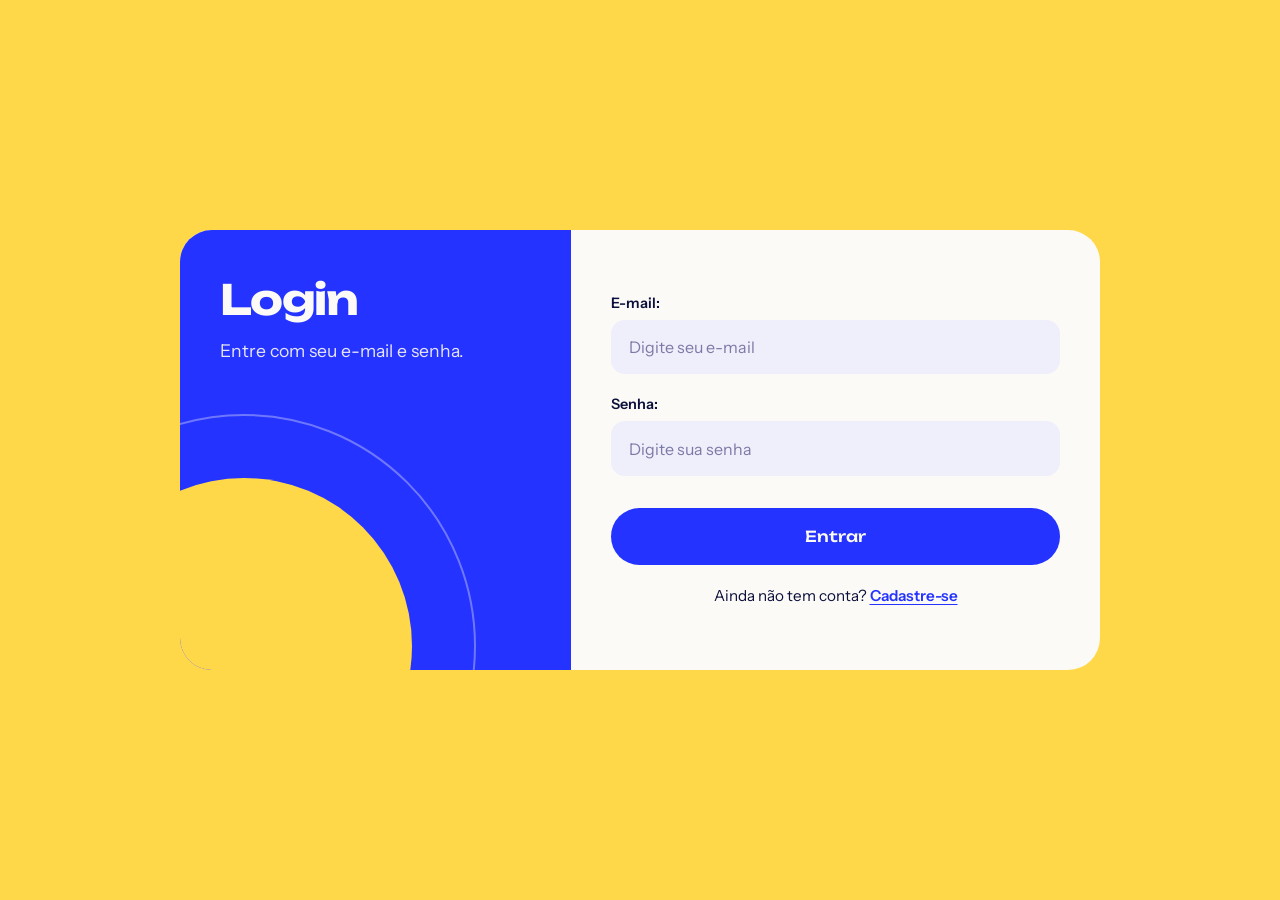
<file: index.html>
<!DOCTYPE html>
<html lang="pt-BR">
<head>
    <meta charset="UTF-8">
    <meta name="viewport" content="width=device-width, initial-scale=1.0">
    <title>Login</title>
    <link rel="stylesheet" href="login.css">
</head>
<body>
    <div class="container-login">
        <div class="titulo-login">
            <h1>Login</h1>
            <p>Entre com seu e-mail e senha.</p>
        </div>
        <form class="formLogin">
            <div class="formEmail">
                <label for="email">E-mail:</label>
                <input type="email" id="email" name="email" placeholder="Digite seu e-mail" autocomplete="email" required>
            </div>
            <div class="formSenha">
                <label for="senha">Senha:</label>
                <input type="password" id="senha" name="senha" placeholder="Digite sua senha" autocomplete="current-password" required>
            </div>
            <div class="campo-botao">
                <button type="submit">Entrar</button>
            </div>
            <p class="link-cadastro">Ainda não tem conta? <a href="cadastro.html">Cadastre-se</a></p>
        </form>
    </div>
</body>
<script type="module" src="main.js"></script>
</html>
</file>
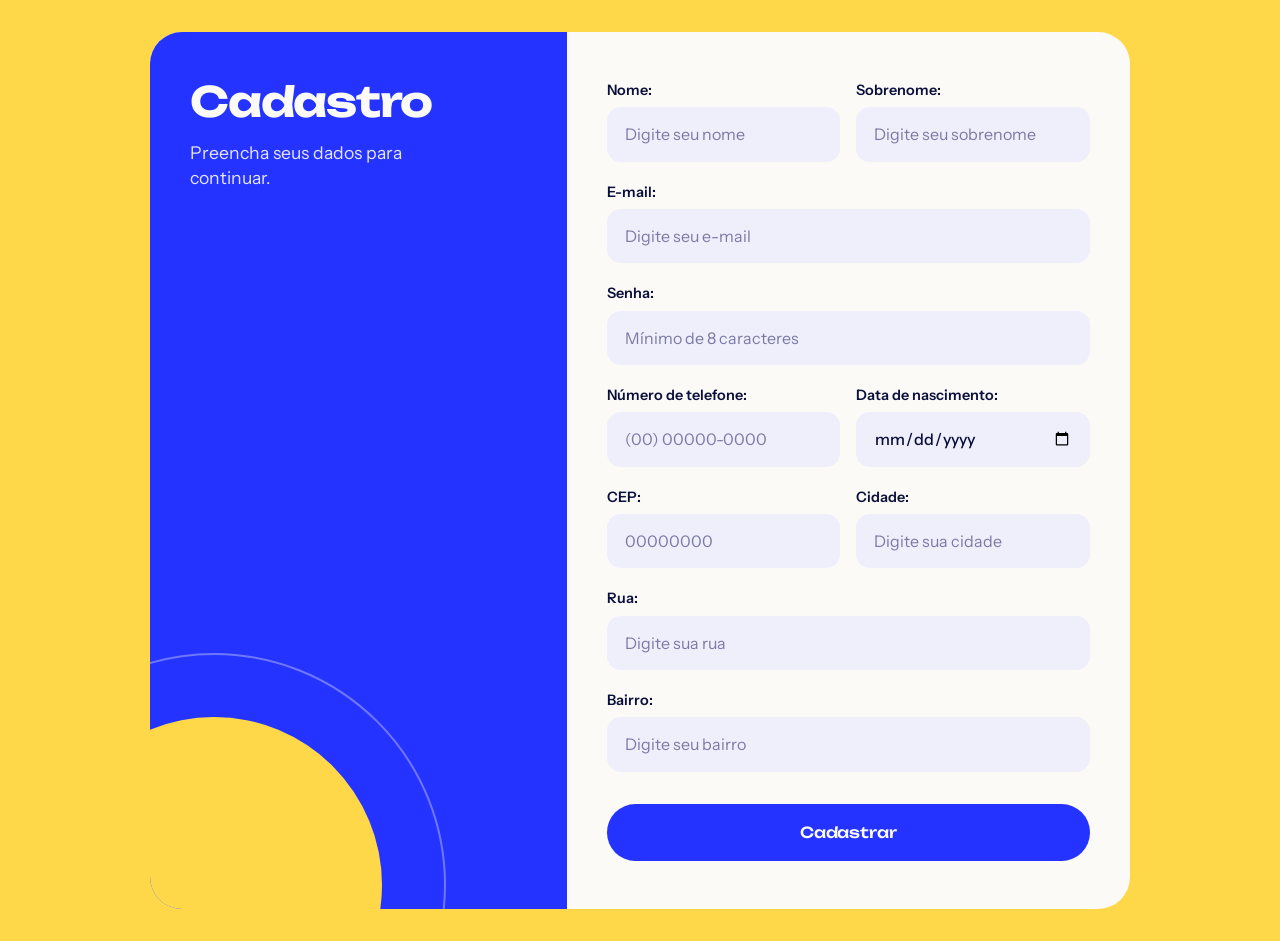
<file: cadastro.html>
<!DOCTYPE html>
<html lang="pt-BR">
<head>
    <meta charset="UTF-8">
    <meta name="viewport" content="width=device-width, initial-scale=1.0">
    <title>Cadastro</title>
    <link rel="stylesheet" href="style.css">
</head>
<body>
    <div class="container-cadastro">
        <div class="titulo-cadastro">
            <h1>Cadastro</h1>
            <p>Preencha seus dados para continuar.</p>
        </div>
        <form class="formCadastro">
            <div class="campo-nome">
                <label for="nome">Nome:</label>
                <input type="text" id="nome" name="nome" placeholder="Digite seu nome" required>
            </div>
            <div class="formSobrenome">
                <label for="sobrenome">Sobrenome:</label>
                <input type="text" id="sobrenome" name="sobrenome" placeholder="Digite seu sobrenome" required>
            </div>
            <div class="formEmail">
                <label for="email">E-mail:</label>
                <input type="email" id="email" name="email" placeholder="Digite seu e-mail" required>
            </div>
            <div class="formSenha">
                <label for="senha">Senha:</label>
                <input type="password" id="senha" name="senha" placeholder="Mínimo de 8 caracteres" minlength="8" autocomplete="new-password" required>
            </div>
            <div class="formTelefone">
                <label for="telefone">Número de telefone:</label>
                <input type="tel" id="telefone" name="telefone" placeholder="(00) 00000-0000" required>
            </div>
            <div class="formNascimento">
                <label for="data-nascimento">Data de nascimento:</label>
                <input type="date" id="data-nascimento" name="data-nascimento" required>
            </div>
            <div class="formCep">
                <label for="cep">CEP:</label>
                <input type="text" id="cep" name="cep" placeholder="00000000" maxlength="8" required>
            </div>
            <div class="formCidade">
                <label for="cidade">Cidade:</label>
                <input type="text" id="cidade" name="cidade" placeholder="Digite sua cidade" required>
            </div>
            <div class="formRua">
                <label for="rua">Rua:</label>
                <input type="text" id="rua" name="rua" placeholder="Digite sua rua" required>
            </div>
            <div class="formBairro">
                <label for="bairro">Bairro:</label>
                <input type="text" id="bairro" name="bairro" placeholder="Digite seu bairro" required>
            </div>
            <div class="campo-botao">
                <button type="submit">Cadastrar</button>
            </div>
        </form>
    </div>
</body>
<script src="main.js" type="module"></script>
</html>
</file>
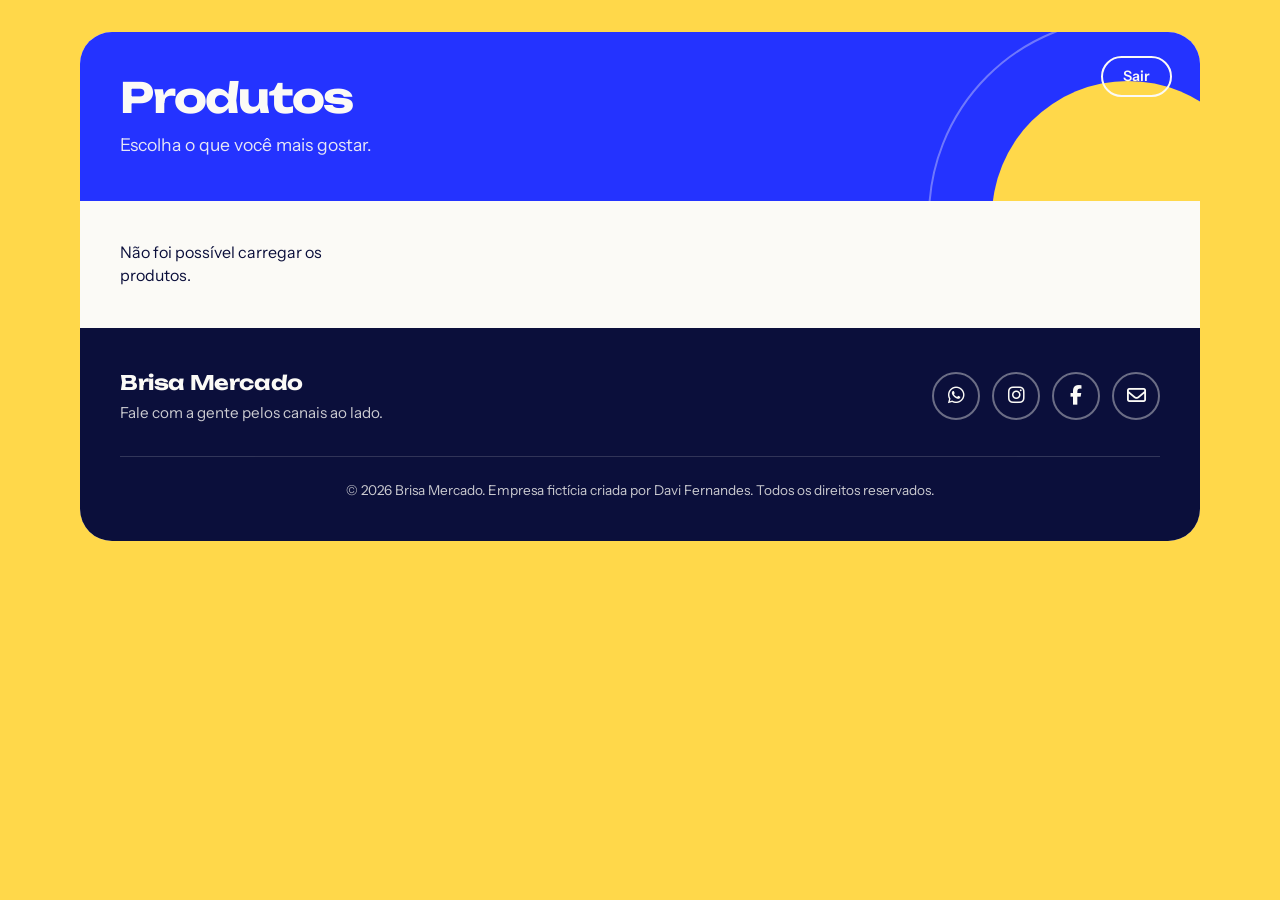
<file: home.html>
<!DOCTYPE html>
<html lang="pt-BR">
<head>
    <meta charset="UTF-8">
    <meta name="viewport" content="width=device-width, initial-scale=1.0">
    <title>Produtos</title>
    <link rel="stylesheet" href="produtos.css">
    <link rel="stylesheet" href="https://cdnjs.cloudflare.com/ajax/libs/font-awesome/6.5.1/css/all.min.css">
</head>
<body>
    <div class="container-produtos">
        <header class="titulo-produtos">
            <h1>Produtos</h1>
            <p>Escolha o que você mais gostar.</p>
            <a class="link-sair" href="index.html">Sair</a>
        </header>
        <section class="lista-produtos" id="lista-produtos"></section>
        <footer class="rodape-produtos">
            <div class="rodape-topo">
                <div class="rodape-marca">
                    <strong class="rodape-nome">Brisa Mercado</strong>
                    <p>Fale com a gente pelos canais ao lado.</p>
                </div>
                <nav class="rodape-contatos" aria-label="Redes sociais e contatos">
                    <a href="https://wa.me/5585900000000" target="_blank" rel="noopener noreferrer" aria-label="WhatsApp"><i class="fa-brands fa-whatsapp" aria-hidden="true"></i></a>
                    <a href="https://www.instagram.com/" target="_blank" rel="noopener noreferrer" aria-label="Instagram"><i class="fa-brands fa-instagram" aria-hidden="true"></i></a>
                    <a href="https://www.facebook.com/" target="_blank" rel="noopener noreferrer" aria-label="Facebook"><i class="fa-brands fa-facebook-f" aria-hidden="true"></i></a>
                    <a href="mailto:contato@brisamercado.com.br" aria-label="E-mail"><i class="fa-regular fa-envelope" aria-hidden="true"></i></a>
                </nav>
            </div>
            <p class="rodape-copyright">© 2026 Brisa Mercado. Empresa fictícia criada por Davi Fernandes. Todos os direitos reservados.</p>
        </footer>
    </div>
</body>
<script type="module" src="main.js"></script>
</html>
</file>
<file: login.css>
@import url("https://fonts.googleapis.com/css2?family=Unbounded:wght@500;700&family=Instrument+Sans:wght@400;500;600&display=swap");
:root {
    --cobalto: #2433ff;
    --marinho: #0b0f3b;
    --manteiga: #ffd84a;
    --papel: #fbfaf6;
    --campo: #efeefb;
    --erro: #d6154f;
    --titulo: "Unbounded", "Arial Black", sans-serif;
    --corpo: "Instrument Sans", "Segoe UI", Arial, sans-serif;
}
*,
*::before,
*::after {
    box-sizing: border-box;
    margin: 0;
    padding: 0;
}
body {
    min-height: 100vh;
    display: grid;
    place-items: center;
    padding: 2rem 1rem;
    background-color: var(--manteiga);
    color: var(--marinho);
    font-family: var(--corpo);
    font-size: 1rem;
    line-height: 1.45;
}
/* Cartão dividido em dois painéis */
.container-login {
    width: 100%;
    max-width: 920px;
    display: grid;
    grid-template-columns: 0.85fr 1.15fr;
    background-color: var(--papel);
    border-radius: 32px;
    overflow: hidden;
}
/* Painel azul com a órbita amarela */
.titulo-login {
    position: relative;
    isolation: isolate;
    overflow: hidden;
    min-height: 440px;
    padding: 3rem 2.5rem;
    background-color: var(--cobalto);
    color: var(--papel);
}
.titulo-login h1 {
    font-family: var(--titulo);
    font-size: clamp(1.8rem, 3.4vw, 2.6rem);
    font-weight: 700;
    line-height: 1.05;
    letter-spacing: -0.03em;
}
.titulo-login p {
    max-width: 22ch;
    margin-top: 1rem;
    font-size: 1.1rem;
    opacity: 0.9;
}
/* Círculo amarelo cortado pela borda do painel */
.titulo-login::before {
    content: "";
    position: absolute;
    z-index: -1;
    width: 21rem;
    height: 21rem;
    left: -6.5rem;
    bottom: -9rem;
    border-radius: 50%;
    background-color: var(--manteiga);
}
/* Anel concêntrico ao redor do círculo */
.titulo-login::after {
    content: "";
    position: absolute;
    z-index: -1;
    width: 29rem;
    height: 29rem;
    left: -10.5rem;
    bottom: -13rem;
    border-radius: 50%;
    border: 2px solid rgba(251, 250, 246, 0.35);
}
/* Formulário */
.formLogin {
    display: grid;
    grid-template-columns: 1fr;
    gap: 1.25rem;
    align-content: center;
    padding: 3rem 2.5rem;
}
.formLogin label {
    display: block;
    margin-bottom: 0.4rem;
    font-size: 0.9rem;
    font-weight: 600;
}
.formLogin input {
    width: 100%;
    height: 3.4rem;
    padding: 0 1rem;
    background-color: var(--campo);
    color: var(--marinho);
    border: 2px solid transparent;
    border-radius: 14px;
    font: inherit;
    font-weight: 500;
    appearance: none;
    transition: border-color 0.15s ease, background-color 0.15s ease,
        box-shadow 0.15s ease;
}
.formLogin input::placeholder {
    color: #7b7aa6;
    font-weight: 400;
}
.formLogin input:hover {
    border-color: rgba(36, 51, 255, 0.25);
}
.formLogin input:focus-visible {
    outline: none;
    background-color: var(--papel);
    border-color: var(--cobalto);
    box-shadow: 0 0 0 4px rgba(36, 51, 255, 0.18);
}
/* Erro só depois que a pessoa interage com o campo */
.formLogin input:user-invalid {
    background-color: #fff0f4;
    border-color: var(--erro);
    border-style: dashed;
}
.formSenha input:not(:placeholder-shown) {
    letter-spacing: 0.2em;
}
/* Botão em pílula */
.campo-botao {
    margin-top: 0.75rem;
}
.campo-botao button {
    width: 100%;
    height: 3.6rem;
    background-color: var(--cobalto);
    color: var(--papel);
    border: 0;
    border-radius: 999px;
    font-family: var(--titulo);
    font-size: 0.95rem;
    font-weight: 500;
    letter-spacing: -0.01em;
    cursor: pointer;
    transition: background-color 0.15s ease, color 0.15s ease,
        transform 0.1s ease;
}
.campo-botao button:hover {
    background-color: var(--manteiga);
    color: var(--marinho);
}
.campo-botao button:active {
    transform: scale(0.98);
}
.campo-botao button:focus-visible {
    outline: 3px solid var(--marinho);
    outline-offset: 3px;
}
/* Link para o cadastro */
.link-cadastro {
    text-align: center;
    font-size: 0.95rem;
}
.link-cadastro a {
    color: var(--cobalto);
    font-weight: 600;
    text-decoration: underline;
    text-underline-offset: 3px;
}
.link-cadastro a:hover {
    text-decoration-thickness: 2px;
}
.link-cadastro a:focus-visible {
    outline: 3px solid var(--cobalto);
    outline-offset: 3px;
    border-radius: 4px;
}
/* Tablet e celular: painéis empilhados */
@media (max-width: 820px) {
    .container-login {
        grid-template-columns: 1fr;
        border-radius: 26px;
    }
    .titulo-login {
        min-height: 0;
        padding: 2.25rem 1.75rem 6.5rem;
    }
    .titulo-login::before {
        width: 14rem;
        height: 14rem;
        left: auto;
        right: -4rem;
        bottom: -8rem;
    }
    .titulo-login::after {
        width: 20rem;
        height: 20rem;
        left: auto;
        right: -7rem;
        bottom: -11.5rem;
    }
    .formulario-login {
        padding: 2rem 1.75rem 2.25rem;
    }
}
@media (prefers-reduced-motion: reduce) {
    * {
        transition: none !important;
    }
}
</file>
<file: style.css>
@import url("https://fonts.googleapis.com/css2?family=Unbounded:wght@500;700&family=Instrument+Sans:wght@400;500;600&display=swap");
:root {
    --cobalto: #2433ff;
    --marinho: #0b0f3b;
    --manteiga: #ffd84a;
    --papel: #fbfaf6;
    --campo: #efeefb;
    --erro: #d6154f;
    --titulo: "Unbounded", "Arial Black", sans-serif;
    --corpo: "Instrument Sans", "Segoe UI", Arial, sans-serif;
}
*,
*::before,
*::after {
    box-sizing: border-box;
    margin: 0;
    padding: 0;
}
body {
    min-height: 100vh;
    display: grid;
    place-items: center;
    padding: 2rem 1rem;
    background-color: var(--manteiga);
    color: var(--marinho);
    font-family: var(--corpo);
    font-size: 1rem;
    line-height: 1.45;
}
/* Cartão dividido em dois painéis */
.container-cadastro {
    width: 100%;
    max-width: 980px;
    display: grid;
    grid-template-columns: 0.85fr 1.15fr;
    background-color: var(--papel);
    border-radius: 32px;
    overflow: hidden;
}
/* Painel azul com a órbita amarela */
.titulo-cadastro {
    position: relative;
    isolation: isolate;
    overflow: hidden;
    min-height: 480px;
    padding: 3rem 2.5rem;
    background-color: var(--cobalto);
    color: var(--papel);
}
.titulo-cadastro h1 {
    font-family: var(--titulo);
    font-size: clamp(1.8rem, 3.4vw, 2.6rem);
    font-weight: 700;
    line-height: 1.05;
    letter-spacing: -0.03em;
}
.titulo-cadastro p {
    max-width: 22ch;
    margin-top: 1rem;
    font-size: 1.1rem;
    opacity: 0.9;
}
/* Círculo amarelo cortado pela borda do painel */
.titulo-cadastro::before {
    content: "";
    position: absolute;
    z-index: -1;
    width: 21rem;
    height: 21rem;
    left: -6.5rem;
    bottom: -9rem;
    border-radius: 50%;
    background-color: var(--manteiga);
}
/* Anel concêntrico ao redor do círculo */
.titulo-cadastro::after {
    content: "";
    position: absolute;
    z-index: -1;
    width: 29rem;
    height: 29rem;
    left: -10.5rem;
    bottom: -13rem;
    border-radius: 50%;
    border: 2px solid rgba(251, 250, 246, 0.35);
}
/* Formulário */
.formCadastro {
    display: grid;
    grid-template-columns: 1fr 1fr;
    gap: 1.25rem 1rem;
    align-content: center;
    padding: 3rem 2.5rem;
}
.formEmail,
.formSenha,
.formRua,
.formBairro,
.campo-botao {
    grid-column: 1 / -1;
}
.formCadastro label {
    display: block;
    margin-bottom: 0.4rem;
    font-size: 0.9rem;
    font-weight: 600;
}
.formCadastro input {
    width: 100%;
    height: 3.4rem;
    padding: 0 1rem;
    background-color: var(--campo);
    color: var(--marinho);
    border: 2px solid transparent;
    border-radius: 14px;
    font: inherit;
    font-weight: 500;
    appearance: none;
    transition: border-color 0.15s ease, background-color 0.15s ease,
        box-shadow 0.15s ease;
}
.formCadastro input::placeholder {
    color: #7b7aa6;
    font-weight: 400;
}
.formCadastro input:hover {
    border-color: rgba(36, 51, 255, 0.25);
}
.formCadastro input:focus-visible {
    outline: none;
    background-color: var(--papel);
    border-color: var(--cobalto);
    box-shadow: 0 0 0 4px rgba(36, 51, 255, 0.18);
}
/* Erro só depois que a pessoa interage com o campo */
.formCadastro input:user-invalid {
    background-color: #fff0f4;
    border-color: var(--erro);
    border-style: dashed;
}
.formNascimento input {
    accent-color: var(--cobalto);
    color-scheme: light;
}
.formSenha input:not(:placeholder-shown) {
    letter-spacing: 0.2em;
}
/* Botão em pílula */
.campo-botao {
    margin-top: 0.75rem;
}
.campo-botao button {
    width: 100%;
    height: 3.6rem;
    background-color: var(--cobalto);
    color: var(--papel);
    border: 0;
    border-radius: 999px;
    font-family: var(--titulo);
    font-size: 0.95rem;
    font-weight: 500;
    letter-spacing: -0.01em;
    cursor: pointer;
    transition: background-color 0.15s ease, color 0.15s ease,
        transform 0.1s ease;
}
.campo-botao button:hover {
    background-color: var(--manteiga);
    color: var(--marinho);
}
.campo-botao button:active {
    transform: scale(0.98);
}
.campo-botao button:focus-visible {
    outline: 3px solid var(--marinho);
    outline-offset: 3px;
}
/* Tablet e celular: painéis empilhados */
@media (max-width: 820px) {
    .container-cadastro {
        grid-template-columns: 1fr;
        border-radius: 26px;
    }
    .titulo-cadastro {
        min-height: 0;
        padding: 2.25rem 1.75rem 6.5rem;
    }
    .titulo-cadastro::before {
        width: 14rem;
        height: 14rem;
        left: auto;
        right: -4rem;
        bottom: -8rem;
    }
    .titulo-cadastro::after {
        width: 20rem;
        height: 20rem;
        left: auto;
        right: -7rem;
        bottom: -11.5rem;
    }
    .formCadastro {
        padding: 2rem 1.75rem 2.25rem;
    }
}
@media (max-width: 480px) {
    .formCadastro {
        grid-template-columns: 1fr;
    }
}
@media (prefers-reduced-motion: reduce) {
    * {
        transition: none !important;
    }
}
</file>
<file: produtos.css>
@import url("https://fonts.googleapis.com/css2?family=Unbounded:wght@500;700&family=Instrument+Sans:wght@400;500;600&display=swap");
:root {
    --cobalto: #2433ff;
    --marinho: #0b0f3b;
    --manteiga: #ffd84a;
    --papel: #fbfaf6;
    --campo: #efeefb;
    --titulo: "Unbounded", "Arial Black", sans-serif;
    --corpo: "Instrument Sans", "Segoe UI", Arial, sans-serif;
}
*,
*::before,
*::after {
    box-sizing: border-box;
    margin: 0;
    padding: 0;
}
body {
    min-height: 100vh;
    padding: 2rem 1rem;
    background-color: var(--manteiga);
    color: var(--marinho);
    font-family: var(--corpo);
    font-size: 1rem;
    line-height: 1.45;
}
/* Cartão principal */
.container-produtos {
    width: 100%;
    max-width: 1120px;
    margin: 0 auto;
    background-color: var(--papel);
    border-radius: 32px;
    overflow: hidden;
}
/* Cabeçalho azul com a órbita amarela */
.titulo-produtos {
    position: relative;
    isolation: isolate;
    overflow: hidden;
    padding: 2.75rem 2.5rem;
    background-color: var(--cobalto);
    color: var(--papel);
}
.titulo-produtos h1 {
    font-family: var(--titulo);
    font-size: clamp(1.8rem, 3.4vw, 2.6rem);
    font-weight: 700;
    line-height: 1.05;
    letter-spacing: -0.03em;
}
.titulo-produtos p {
    margin-top: 0.75rem;
    font-size: 1.1rem;
    opacity: 0.9;
}
/* Círculo amarelo cortado pela borda do cabeçalho */
.titulo-produtos::before {
    content: "";
    position: absolute;
    z-index: -1;
    width: 17rem;
    height: 17rem;
    right: -4rem;
    bottom: -9.5rem;
    border-radius: 50%;
    background-color: var(--manteiga);
}
/* Anel concêntrico ao redor do círculo */
.titulo-produtos::after {
    content: "";
    position: absolute;
    z-index: -1;
    width: 25rem;
    height: 25rem;
    right: -8rem;
    bottom: -13.5rem;
    border-radius: 50%;
    border: 2px solid rgba(251, 250, 246, 0.35);
}
/* Botão de sair no canto do cabeçalho */
.link-sair {
    position: absolute;
    top: 1.5rem;
    right: 1.75rem;
    padding: 0.5rem 1.25rem;
    border: 2px solid var(--papel);
    border-radius: 999px;
    color: var(--papel);
    font-weight: 600;
    font-size: 0.9rem;
    text-decoration: none;
    transition: background-color 0.15s ease, color 0.15s ease;
}
.link-sair:hover {
    background-color: var(--manteiga);
    border-color: var(--manteiga);
    color: var(--marinho);
}
.link-sair:focus-visible {
    outline: 3px solid var(--manteiga);
    outline-offset: 3px;
}
/* Lista: os cards se organizam sozinhos em colunas */
.lista-produtos {
    display: grid;
    grid-template-columns: repeat(auto-fill, minmax(230px, 1fr));
    gap: 1.5rem;
    padding: 2.5rem;
}
/* Mensagem enquanto a lista estiver vazia */
.lista-produtos:empty::before {
    content: "Nenhum produto por aqui ainda.";
    grid-column: 1 / -1;
    padding: 3rem 1rem;
    border: 2px dashed rgba(36, 51, 255, 0.35);
    border-radius: 20px;
    text-align: center;
    font-weight: 500;
    color: #5c5b8a;
}
/* Card de produto: é só usar esta classe em cada produto */
.card-produto {
    display: flex;
    flex-direction: column;
    overflow: hidden;
    background-color: var(--campo);
    border: 2px solid transparent;
    border-radius: 22px;
    transition: transform 0.15s ease, border-color 0.15s ease;
}
.card-produto:hover {
    transform: translateY(-4px);
    border-color: var(--cobalto);
}
.produto-imagem {
    display: block;
    width: 100%;
    aspect-ratio: 4 / 3;
    object-fit: cover;
    background-color: #dcdaf5;
}
.produto-info {
    flex: 1;
    display: flex;
    flex-direction: column;
    gap: 0.5rem;
    padding: 1.1rem 1.25rem 1.25rem;
}
.produto-nome {
    font-size: 1.05rem;
    font-weight: 600;
    line-height: 1.25;
}
.produto-descricao {
    font-size: 0.9rem;
    color: #4a4977;
    display: -webkit-box;
    -webkit-line-clamp: 2;
    line-clamp: 2;
    -webkit-box-orient: vertical;
    overflow: hidden;
}
.produto-preco {
    margin-top: auto;
    padding-top: 0.5rem;
    font-family: var(--titulo);
    font-size: 1.15rem;
    font-weight: 700;
    letter-spacing: -0.02em;
    color: var(--cobalto);
}
.produto-botao {
    height: 2.9rem;
    margin-top: 0.5rem;
    background-color: var(--cobalto);
    color: var(--papel);
    border: 0;
    border-radius: 999px;
    font-family: var(--titulo);
    font-size: 0.8rem;
    font-weight: 500;
    cursor: pointer;
    transition: background-color 0.15s ease, color 0.15s ease,
        transform 0.1s ease;
}
.produto-botao:hover {
    background-color: var(--manteiga);
    color: var(--marinho);
}
.produto-botao:active {
    transform: scale(0.98);
}
.produto-botao:focus-visible {
    outline: 3px solid var(--marinho);
    outline-offset: 3px;
}
/* Celular */
@media (max-width: 640px) {
    .container-produtos {
        border-radius: 26px;
    }
    .titulo-produtos {
        padding: 4.25rem 1.5rem 2.25rem;
    }
    .lista-produtos {
        grid-template-columns: repeat(auto-fill, minmax(160px, 1fr));
        gap: 1rem;
        padding: 1.5rem 1.25rem;
    }
}
@media (prefers-reduced-motion: reduce) {
    * {
        transition: none !important;
    }
}
/* Rodapé */
.rodape-produtos {
    padding: 2.5rem;
    background-color: var(--marinho);
    color: var(--papel);
}
.rodape-topo {
    display: flex;
    flex-wrap: wrap;
    align-items: center;
    justify-content: space-between;
    gap: 1.5rem;
}
.rodape-nome {
    display: block;
    font-family: var(--titulo);
    font-size: 1.25rem;
    font-weight: 700;
    letter-spacing: -0.02em;
}
.rodape-marca p {
    margin-top: 0.35rem;
    font-size: 0.95rem;
    opacity: 0.8;
}
.rodape-contatos {
    display: flex;
    gap: 0.75rem;
}
.rodape-contatos a {
    width: 3rem;
    height: 3rem;
    display: grid;
    place-items: center;
    border: 2px solid rgba(251, 250, 246, 0.4);
    border-radius: 50%;
    color: var(--papel);
    font-size: 1.2rem;
    text-decoration: none;
    transition: background-color 0.15s ease, border-color 0.15s ease,
        color 0.15s ease, transform 0.15s ease;
}
.rodape-contatos a:hover {
    background-color: var(--manteiga);
    border-color: var(--manteiga);
    color: var(--marinho);
    transform: translateY(-3px);
}
.rodape-contatos a:focus-visible {
    outline: 3px solid var(--manteiga);
    outline-offset: 3px;
}
.rodape-copyright {
    margin-top: 2rem;
    padding-top: 1.5rem;
    border-top: 1px solid rgba(251, 250, 246, 0.2);
    text-align: center;
    font-size: 0.85rem;
    opacity: 0.8;
}
@media (max-width: 640px) {
    .rodape-produtos {
        padding: 2rem 1.5rem;
    }
    .rodape-topo {
        flex-direction: column;
        align-items: flex-start;
    }
}
</file>
